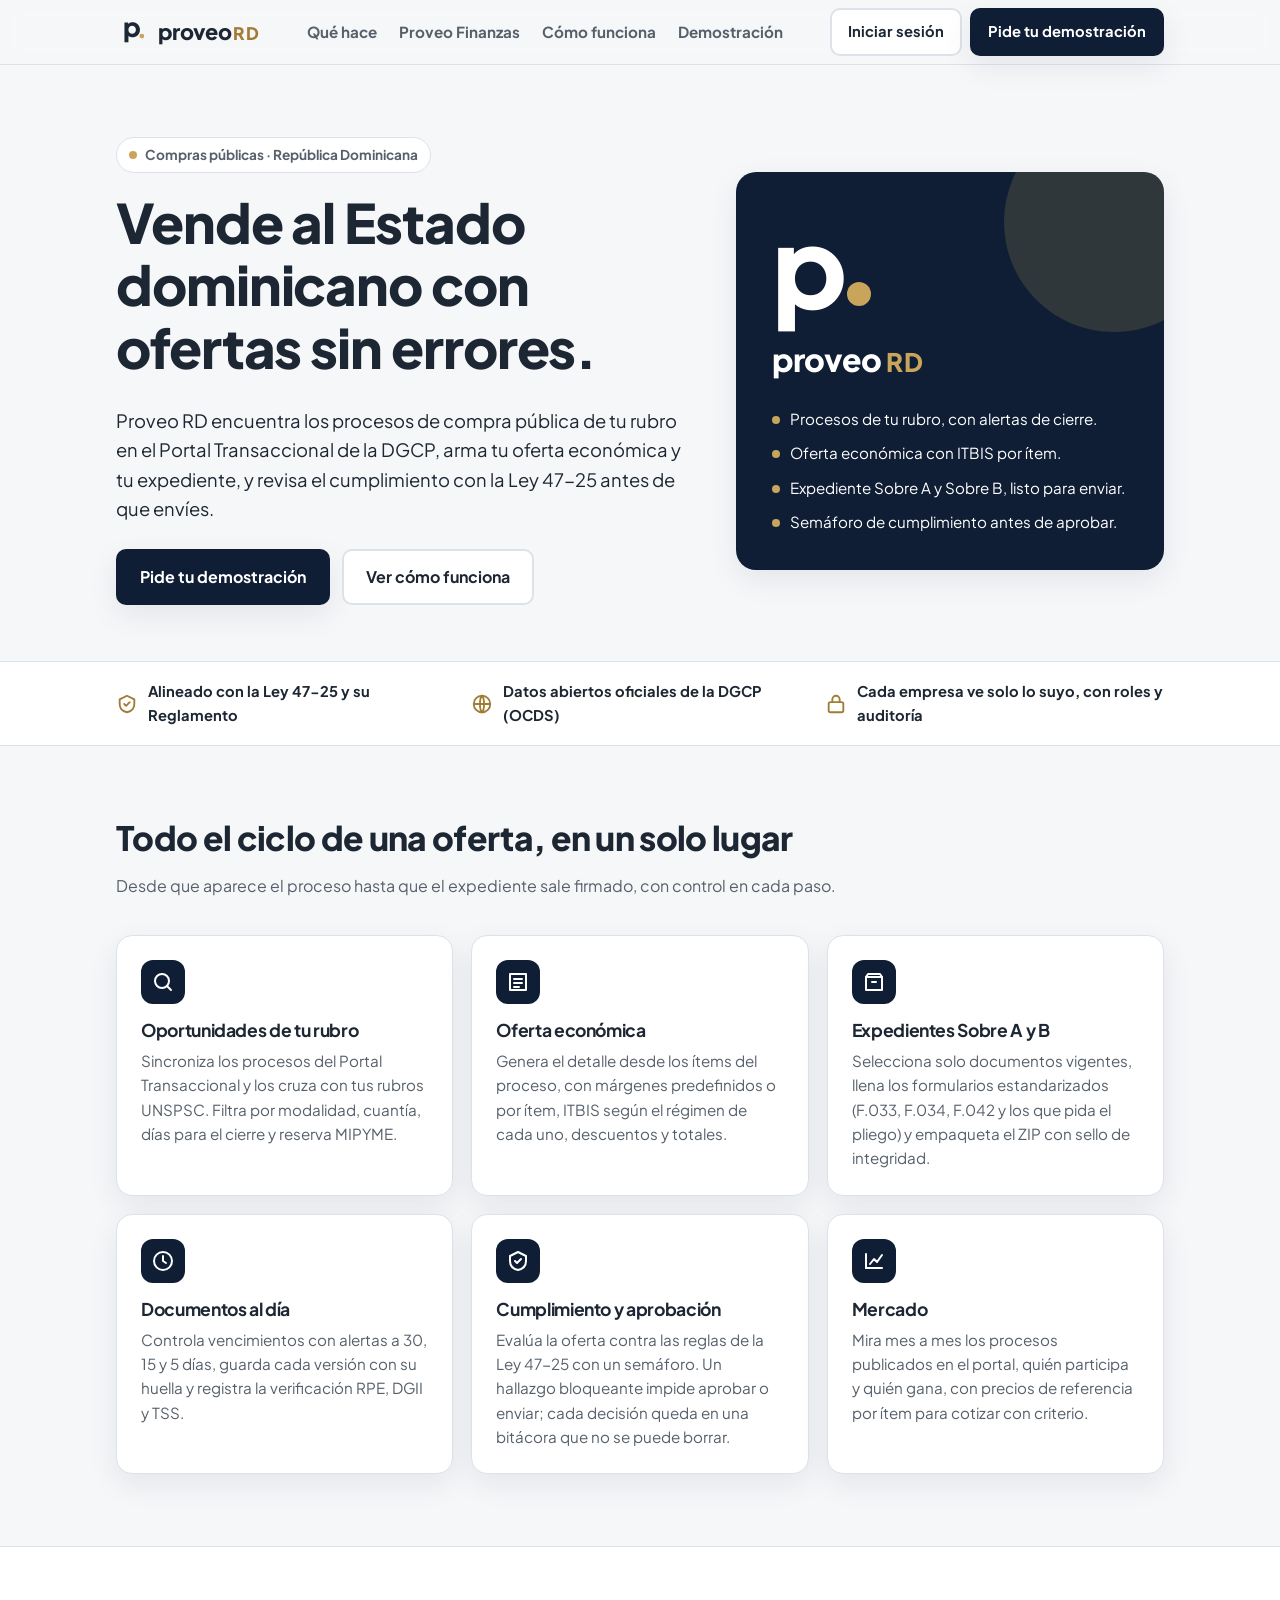
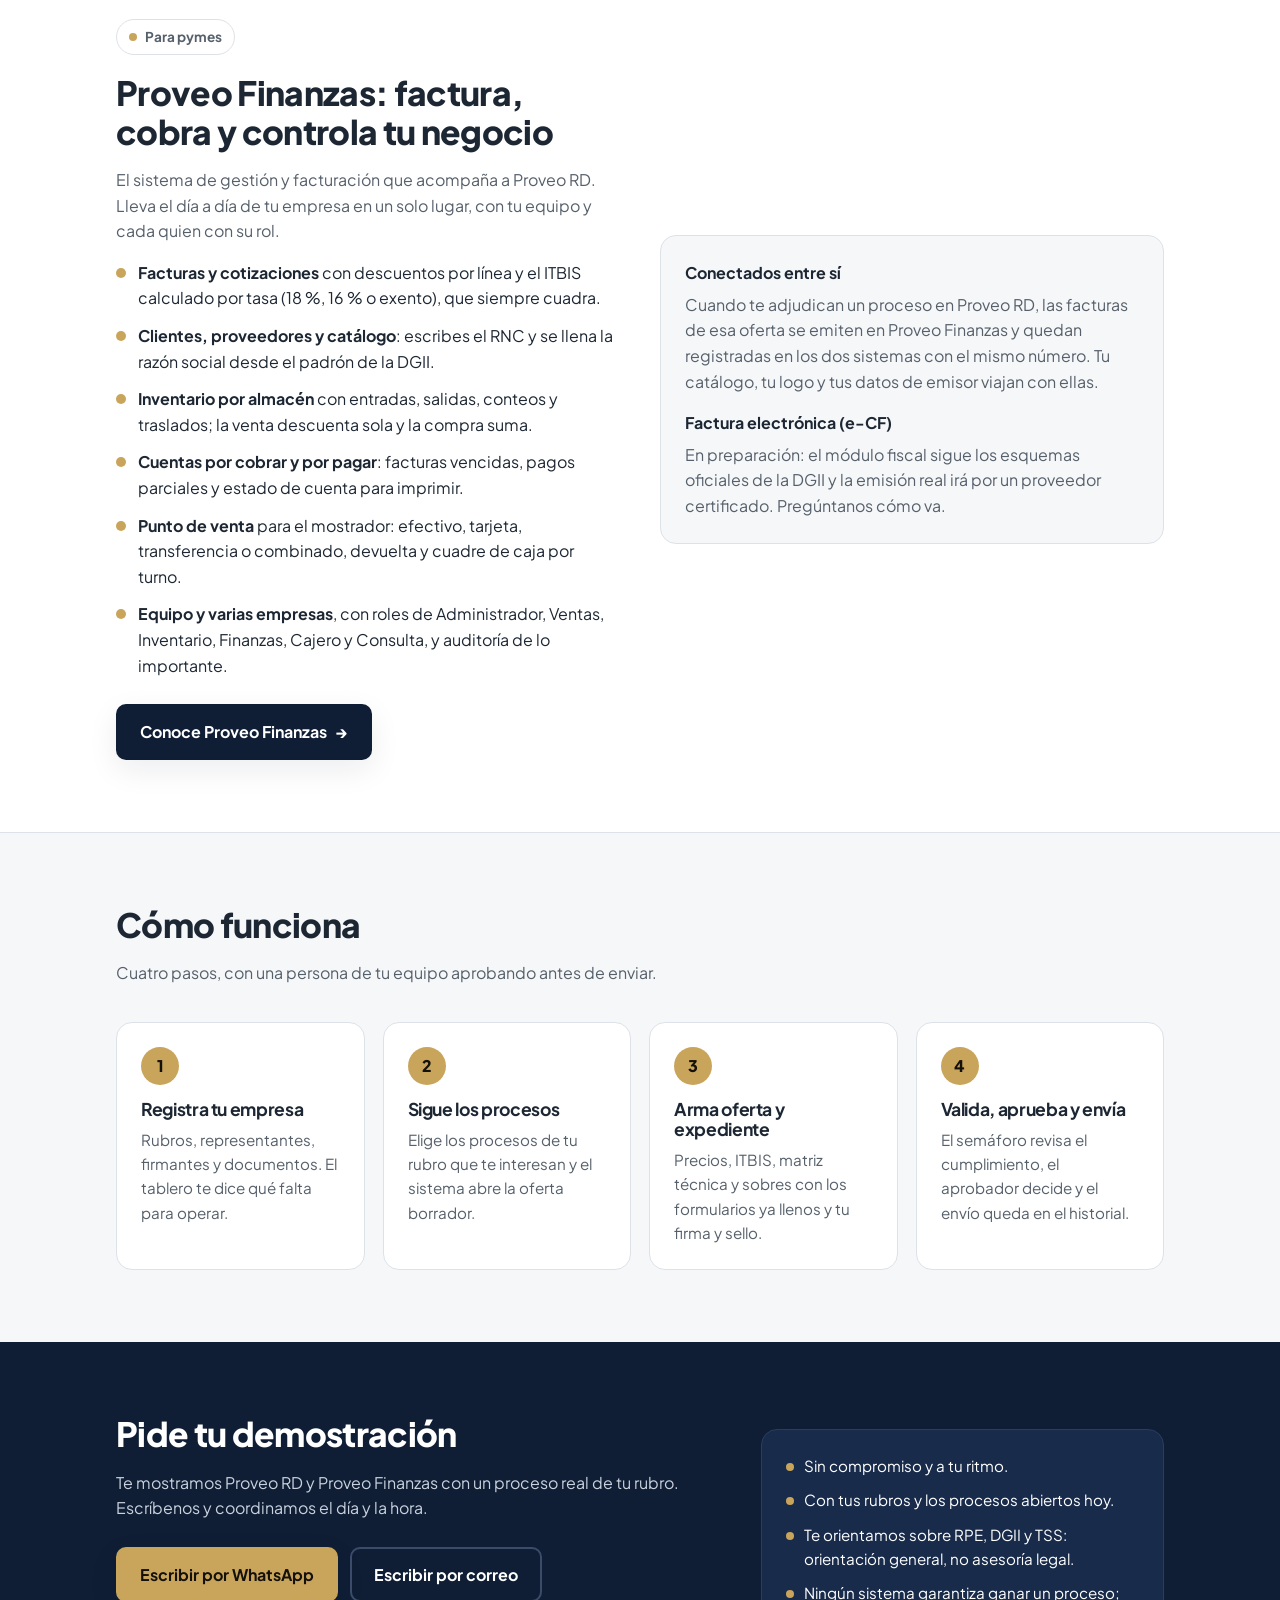
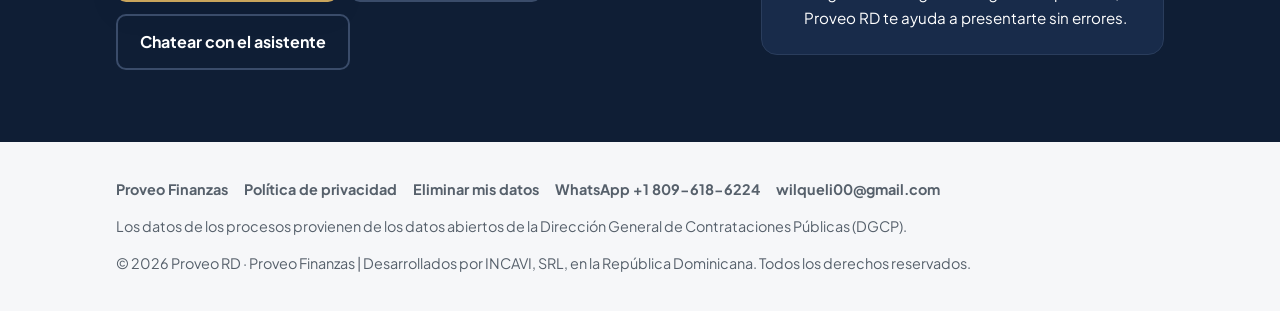
<file: index.html>
<!doctype html>
<html lang="es">
<head>
<meta charset="utf-8">
<meta name="viewport" content="width=device-width, initial-scale=1">
<title>Proveo RD · Vende al Estado dominicano</title>
<meta name="description" content="Proveo RD encuentra los procesos de compra pública de tu rubro en el Portal Transaccional de la DGCP, arma tu oferta y tu expediente y revisa el cumplimiento con la Ley 47-25 antes de enviar. Proveo Finanzas: facturación para pymes.">
<meta property="og:title" content="Proveo RD · Licitaciones">
<meta property="og:description" content="Vende al Estado dominicano. Procesos de tu rubro y ofertas sin errores. Proveo Finanzas: facturación para pymes.">
<meta property="og:type" content="website">
<meta property="og:image" content="perfil.png">
<meta name="theme-color" content="#0F1E35">
<link rel="icon" href="favicon.svg" type="image/svg+xml">
<link rel="apple-touch-icon" href="perfil.png">
<link rel="preconnect" href="https://fonts.googleapis.com">
<link rel="preconnect" href="https://fonts.gstatic.com" crossorigin>
<link href="https://fonts.googleapis.com/css2?family=Plus+Jakarta+Sans:wght@500;700;800&display=swap" rel="stylesheet">
<link rel="stylesheet" href="estilos.css">
</head>
<body>

<header>
  <div class="contenedor barra">
    <a class="logo" href="#inicio" aria-label="Proveo RD, inicio">
      <svg viewBox="0 0 100 100" width="34" height="34" aria-hidden="true"><text x="45" y="66" text-anchor="middle" font-family="Plus Jakarta Sans, system-ui, sans-serif" font-weight="800" font-size="78" fill="currentColor" letter-spacing="-3">p</text><circle cx="76" cy="62" r="7" fill="#C9A55C"/></svg>
      <span>proveo<span class="rd">RD</span></span>
    </a>
    <nav aria-label="Secciones">
      <ul>
        <li><a href="#que-hace">Qué hace</a></li>
        <li><a href="finanzas.html">Proveo Finanzas</a></li>
        <li><a href="#como-funciona">Cómo funciona</a></li>
        <li><a href="#demostracion">Demostración</a></li>
      </ul>
    </nav>
    <div class="botones">
      <a class="boton secundario chico" href="entrar.html">Iniciar sesión</a>
      <a class="boton primario chico demo-cab" href="#demostracion">Pide tu demostración</a>
    </div>
  </div>
</header>

<main id="inicio">

  <section class="portada">
    <div class="contenedor">
      <div>
        <span class="etiqueta"><span class="punto"></span> Compras públicas · República Dominicana</span>
        <h1>Vende al Estado dominicano con ofertas sin errores.</h1>
        <p class="grande">Proveo RD encuentra los procesos de compra pública de tu rubro en el Portal Transaccional de la DGCP, arma tu oferta económica y tu expediente, y revisa el cumplimiento con la Ley 47-25 antes de que envíes.</p>
        <div class="acciones">
          <a class="boton primario" href="#demostracion">Pide tu demostración</a>
          <a class="boton secundario" href="#como-funciona">Ver cómo funciona</a>
        </div>
      </div>
      <aside class="tarjeta-marca" aria-label="Resumen de Proveo RD">
        <div class="p">p<i></i></div>
        <div class="nombre">proveo<span>RD</span></div>
        <ul>
          <li>Procesos de tu rubro, con alertas de cierre.</li>
          <li>Oferta económica con ITBIS por ítem.</li>
          <li>Expediente Sobre A y Sobre B, listo para enviar.</li>
          <li>Semáforo de cumplimiento antes de aprobar.</li>
        </ul>
      </aside>
    </div>
  </section>

  <div class="franja" aria-label="Garantías del sistema">
    <div class="contenedor">
      <div><svg viewBox="0 0 24 24" aria-hidden="true"><path d="M12 3l8 4v5c0 5-3.5 8-8 9-4.5-1-8-4-8-9V7z"/><path d="M9 12l2 2 4-4"/></svg>Alineado con la Ley 47-25 y su Reglamento</div>
      <div><svg viewBox="0 0 24 24" aria-hidden="true"><circle cx="12" cy="12" r="9"/><path d="M3 12h18M12 3c3 3 3 15 0 18M12 3c-3 3-3 15 0 18"/></svg>Datos abiertos oficiales de la DGCP (OCDS)</div>
      <div><svg viewBox="0 0 24 24" aria-hidden="true"><rect x="4" y="10" width="16" height="11" rx="2"/><path d="M8 10V7a4 4 0 018 0v3"/></svg>Cada empresa ve solo lo suyo, con roles y auditoría</div>
    </div>
  </div>

  <section id="que-hace">
    <div class="contenedor">
      <div class="cabecera">
        <h2>Todo el ciclo de una oferta, en un solo lugar</h2>
        <p class="suave">Desde que aparece el proceso hasta que el expediente sale firmado, con control en cada paso.</p>
      </div>
      <div class="rejilla">
        <article class="tarjeta">
          <div class="icono"><svg viewBox="0 0 24 24" aria-hidden="true"><circle cx="11" cy="11" r="7"/><path d="M20 20l-4-4"/></svg></div>
          <h3>Oportunidades de tu rubro</h3>
          <p>Sincroniza los procesos del Portal Transaccional y los cruza con tus rubros UNSPSC. Filtra por modalidad, cuantía, días para el cierre y reserva MIPYME.</p>
        </article>
        <article class="tarjeta">
          <div class="icono"><svg viewBox="0 0 24 24" aria-hidden="true"><path d="M4 4h16v16H4z"/><path d="M8 9h8M8 13h8M8 17h5"/></svg></div>
          <h3>Oferta económica</h3>
          <p>Genera el detalle desde los ítems del proceso, con márgenes predefinidos o por ítem, ITBIS según el régimen de cada uno, descuentos y totales.</p>
        </article>
        <article class="tarjeta">
          <div class="icono"><svg viewBox="0 0 24 24" aria-hidden="true"><path d="M4 7h16v13H4z"/><path d="M4 7l2-3h12l2 3"/><path d="M10 12h4"/></svg></div>
          <h3>Expedientes Sobre A y B</h3>
          <p>Selecciona solo documentos vigentes, llena los formularios estandarizados (F.033, F.034, F.042 y los que pida el pliego) y empaqueta el ZIP con sello de integridad.</p>
        </article>
        <article class="tarjeta">
          <div class="icono"><svg viewBox="0 0 24 24" aria-hidden="true"><circle cx="12" cy="12" r="9"/><path d="M12 7v5l3 2"/></svg></div>
          <h3>Documentos al día</h3>
          <p>Controla vencimientos con alertas a 30, 15 y 5 días, guarda cada versión con su huella y registra la verificación RPE, DGII y TSS.</p>
        </article>
        <article class="tarjeta">
          <div class="icono"><svg viewBox="0 0 24 24" aria-hidden="true"><path d="M12 3l8 4v5c0 5-3.5 8-8 9-4.5-1-8-4-8-9V7z"/><path d="M9 12l2 2 4-4"/></svg></div>
          <h3>Cumplimiento y aprobación</h3>
          <p>Evalúa la oferta contra las reglas de la Ley 47-25 con un semáforo. Un hallazgo bloqueante impide aprobar o enviar; cada decisión queda en una bitácora que no se puede borrar.</p>
        </article>
        <article class="tarjeta">
          <div class="icono"><svg viewBox="0 0 24 24" aria-hidden="true"><path d="M4 19V5"/><path d="M4 19h16"/><path d="M8 15l4-5 3 3 5-7"/></svg></div>
          <h3>Mercado</h3>
          <p>Mira mes a mes los procesos publicados en el portal, quién participa y quién gana, con precios de referencia por ítem para cotizar con criterio.</p>
        </article>
      </div>
    </div>
  </section>

  <section id="finanzas" class="doble">
    <div class="contenedor">
      <div>
        <span class="etiqueta"><span class="punto"></span> Para pymes</span>
        <h2>Proveo Finanzas: factura, cobra y controla tu negocio</h2>
        <p class="suave">El sistema de gestión y facturación que acompaña a Proveo RD. Lleva el día a día de tu empresa en un solo lugar, con tu equipo y cada quien con su rol.</p>
        <ul class="lista">
          <li><span><strong>Facturas y cotizaciones</strong> con descuentos por línea y el ITBIS calculado por tasa (18 %, 16 % o exento), que siempre cuadra.</span></li>
          <li><span><strong>Clientes, proveedores y catálogo</strong>: escribes el RNC y se llena la razón social desde el padrón de la DGII.</span></li>
          <li><span><strong>Inventario por almacén</strong> con entradas, salidas, conteos y traslados; la venta descuenta sola y la compra suma.</span></li>
          <li><span><strong>Cuentas por cobrar y por pagar</strong>: facturas vencidas, pagos parciales y estado de cuenta para imprimir.</span></li>
          <li><span><strong>Punto de venta</strong> para el mostrador: efectivo, tarjeta, transferencia o combinado, devuelta y cuadre de caja por turno.</span></li>
          <li><span><strong>Equipo y varias empresas</strong>, con roles de Administrador, Ventas, Inventario, Finanzas, Cajero y Consulta, y auditoría de lo importante.</span></li>
        </ul>
        <div class="acciones">
          <a class="boton primario flecha" href="finanzas.html">Conoce Proveo Finanzas</a>
        </div>
      </div>
      <div class="nota">
        <strong>Conectados entre sí</strong>
        <p class="suave">Cuando te adjudican un proceso en Proveo RD, las facturas de esa oferta se emiten en Proveo Finanzas y quedan registradas en los dos sistemas con el mismo número. Tu catálogo, tu logo y tus datos de emisor viajan con ellas.</p>
        <strong>Factura electrónica (e-CF)</strong>
        <p class="suave">En preparación: el módulo fiscal sigue los esquemas oficiales de la DGII y la emisión real irá por un proveedor certificado. Pregúntanos cómo va.</p>
      </div>
    </div>
  </section>

  <section id="como-funciona">
    <div class="contenedor">
      <div class="cabecera">
        <h2>Cómo funciona</h2>
        <p class="suave">Cuatro pasos, con una persona de tu equipo aprobando antes de enviar.</p>
      </div>
      <div class="pasos">
        <article class="paso"><h3>Registra tu empresa</h3><p>Rubros, representantes, firmantes y documentos. El tablero te dice qué falta para operar.</p></article>
        <article class="paso"><h3>Sigue los procesos</h3><p>Elige los procesos de tu rubro que te interesan y el sistema abre la oferta borrador.</p></article>
        <article class="paso"><h3>Arma oferta y expediente</h3><p>Precios, ITBIS, matriz técnica y sobres con los formularios ya llenos y tu firma y sello.</p></article>
        <article class="paso"><h3>Valida, aprueba y envía</h3><p>El semáforo revisa el cumplimiento, el aprobador decide y el envío queda en el historial.</p></article>
      </div>
    </div>
  </section>

  <section id="demostracion" class="demo">
    <div class="contenedor">
      <div>
        <h2>Pide tu demostración</h2>
        <p>Te mostramos Proveo RD y Proveo Finanzas con un proceso real de tu rubro. Escríbenos y coordinamos el día y la hora.</p>
        <div class="acciones">
          <a class="boton primario" href="https://wa.me/18096186224?text=Hola%2C%20quiero%20una%20demostraci%C3%B3n%20de%20Proveo%20RD." rel="noopener">Escribir por WhatsApp</a>
          <a class="boton secundario" href="mailto:wilqueli00@gmail.com?subject=Demostraci%C3%B3n%20de%20Proveo%20RD&body=Hola%2C%20quiero%20una%20demostraci%C3%B3n%20de%20Proveo%20RD.%0AEmpresa%3A%20%0AQu%C3%A9%20vendo%3A%20%0AWhatsApp%3A%20">Escribir por correo</a>
          <a class="boton secundario" href="https://hub-redes.licita-nexo.workers.dev/chat/proveo" rel="noopener">Chatear con el asistente</a>
        </div>
      </div>
      <div class="caja">
        <ul>
          <li>Sin compromiso y a tu ritmo.</li>
          <li>Con tus rubros y los procesos abiertos hoy.</li>
          <li>Te orientamos sobre RPE, DGII y TSS: orientación general, no asesoría legal.</li>
          <li>Ningún sistema garantiza ganar un proceso; Proveo RD te ayuda a presentarte sin errores.</li>
        </ul>
      </div>
    </div>
  </section>

</main>

<footer>
  <div class="contenedor">
    <div class="enlaces">
      <a href="finanzas.html">Proveo Finanzas</a>
      <a href="https://hub-redes.licita-nexo.workers.dev/privacidad" rel="noopener">Política de privacidad</a>
      <a href="https://hub-redes.licita-nexo.workers.dev/eliminar-datos" rel="noopener">Eliminar mis datos</a>
      <a href="https://wa.me/18096186224" rel="noopener">WhatsApp +1 809-618-6224</a>
      <a href="mailto:wilqueli00@gmail.com">wilqueli00@gmail.com</a>
    </div>
    <p style="margin:0">Los datos de los procesos provienen de los datos abiertos de la Dirección General de Contrataciones Públicas (DGCP).</p>
    <p style="margin:0">© 2026 Proveo RD · Proveo Finanzas | Desarrollados por INCAVI, SRL, en la República Dominicana. Todos los derechos reservados.</p>
  </div>
</footer>

</body>
</html>
</file>
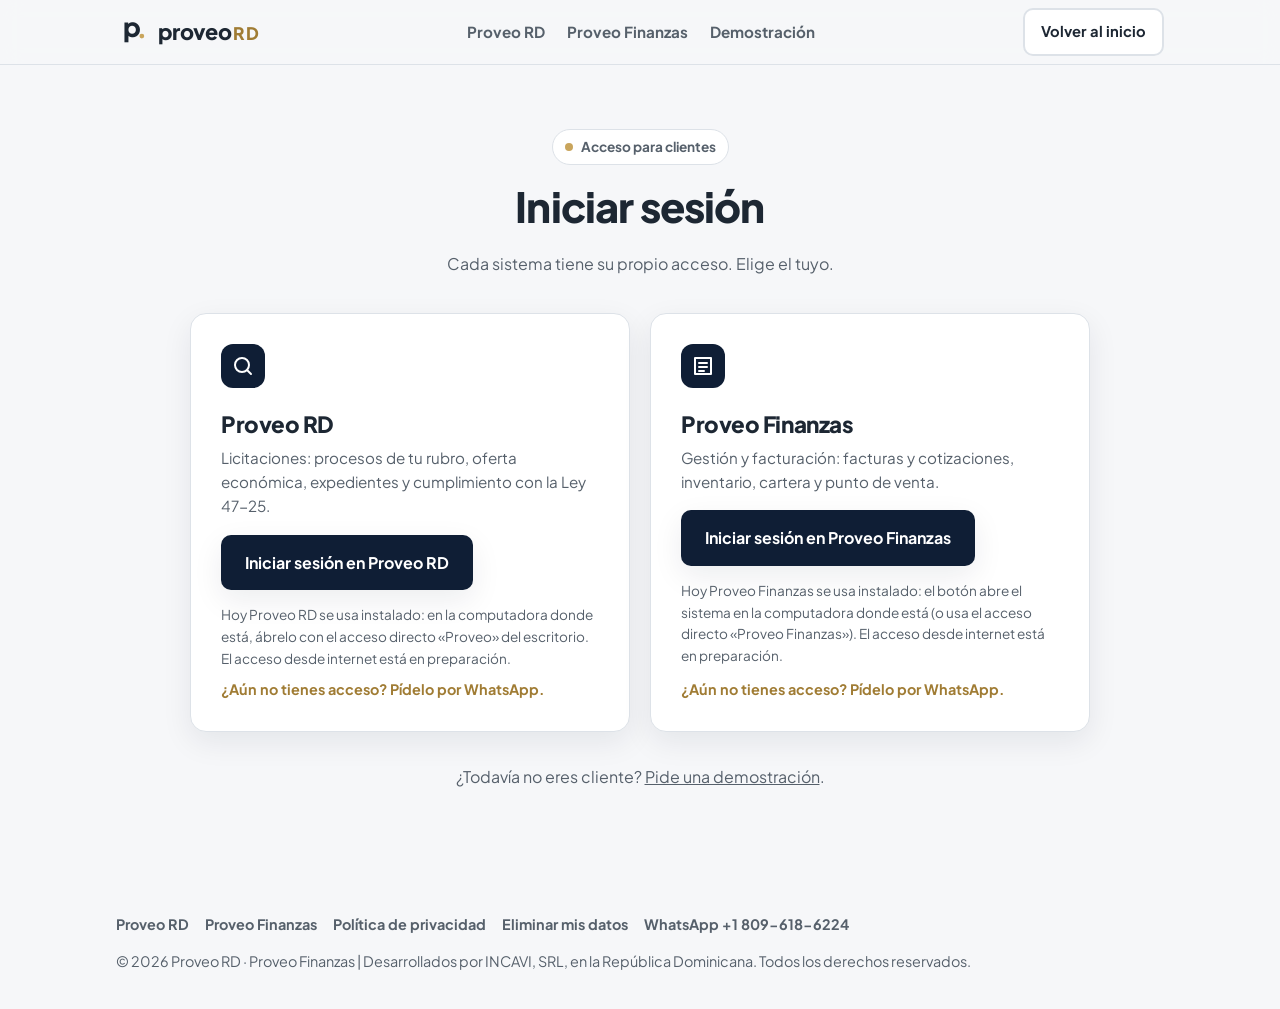
<file: entrar.html>
<!doctype html>
<html lang="es">
<head>
<meta charset="utf-8">
<meta name="viewport" content="width=device-width, initial-scale=1">
<title>Iniciar sesión · Proveo RD y Proveo Finanzas</title>
<meta name="description" content="Entra a Proveo RD o a Proveo Finanzas. Cada sistema tiene su propio acceso.">
<meta name="robots" content="noindex">
<meta name="theme-color" content="#0F1E35">
<link rel="icon" href="favicon.svg" type="image/svg+xml">
<link rel="apple-touch-icon" href="perfil.png">
<link rel="preconnect" href="https://fonts.googleapis.com">
<link rel="preconnect" href="https://fonts.gstatic.com" crossorigin>
<link href="https://fonts.googleapis.com/css2?family=Plus+Jakarta+Sans:wght@500;700;800&display=swap" rel="stylesheet">
<link rel="stylesheet" href="estilos.css">
</head>
<body>

<header>
  <div class="contenedor barra">
    <a class="logo" href="index.html" aria-label="Proveo RD, inicio">
      <svg viewBox="0 0 100 100" width="34" height="34" aria-hidden="true"><text x="45" y="66" text-anchor="middle" font-family="Plus Jakarta Sans, system-ui, sans-serif" font-weight="800" font-size="78" fill="currentColor" letter-spacing="-3">p</text><circle cx="76" cy="62" r="7" fill="#C9A55C"/></svg>
      <span>proveo<span class="rd">RD</span></span>
    </a>
    <nav aria-label="Secciones">
      <ul>
        <li><a href="index.html">Proveo RD</a></li>
        <li><a href="finanzas.html">Proveo Finanzas</a></li>
        <li><a href="index.html#demostracion">Demostración</a></li>
      </ul>
    </nav>
    <a class="boton secundario chico" href="index.html">Volver al inicio</a>
  </div>
</header>

<main>
  <section class="acceso">
    <div class="contenedor">
      <div class="cabecera" style="text-align:center;margin:0 auto 36px">
        <span class="etiqueta"><span class="punto"></span> Acceso para clientes</span>
        <h1 style="font-size:clamp(1.8rem,4vw,2.6rem)">Iniciar sesión</h1>
        <p class="suave">Cada sistema tiene su propio acceso. Elige el tuyo.</p>
      </div>

      <div class="acceso-rejilla">
        <!-- Para cambiar el destino de cada botón, edita solo el href de los enlaces con id "entrar-proveo" y "entrar-finanzas". -->
        <article class="tarjeta acceso-tarjeta">
          <div class="icono"><svg viewBox="0 0 24 24" aria-hidden="true"><circle cx="11" cy="11" r="7"/><path d="M20 20l-4-4"/></svg></div>
          <h2>Proveo RD</h2>
          <p class="suave">Licitaciones: procesos de tu rubro, oferta económica, expedientes y cumplimiento con la Ley 47-25.</p>
          <a id="entrar-proveo" class="boton primario" href="http://localhost:5173/" rel="noopener">Iniciar sesión en Proveo RD</a>
          <p class="suave pie-acceso">Hoy Proveo RD se usa instalado: en la computadora donde está, ábrelo con el acceso directo «Proveo» del escritorio. El acceso desde internet está en preparación.</p>
          <a class="enlace-suave" href="https://wa.me/18096186224?text=Hola%2C%20quiero%20acceso%20a%20Proveo%20RD." rel="noopener">¿Aún no tienes acceso? Pídelo por WhatsApp.</a>
        </article>

        <article class="tarjeta acceso-tarjeta">
          <div class="icono"><svg viewBox="0 0 24 24" aria-hidden="true"><path d="M4 4h16v16H4z"/><path d="M8 9h8M8 13h8M8 17h5"/></svg></div>
          <h2>Proveo Finanzas</h2>
          <p class="suave">Gestión y facturación: facturas y cotizaciones, inventario, cartera y punto de venta.</p>
          <a id="entrar-finanzas" class="boton primario" href="http://127.0.0.1:8787/" rel="noopener">Iniciar sesión en Proveo Finanzas</a>
          <p class="suave pie-acceso">Hoy Proveo Finanzas se usa instalado: el botón abre el sistema en la computadora donde está (o usa el acceso directo «Proveo Finanzas»). El acceso desde internet está en preparación.</p>
          <a class="enlace-suave" href="https://wa.me/18096186224?text=Hola%2C%20quiero%20acceso%20a%20Proveo%20Finanzas." rel="noopener">¿Aún no tienes acceso? Pídelo por WhatsApp.</a>
        </article>
      </div>

      <p class="suave" style="text-align:center;margin-top:32px">¿Todavía no eres cliente? <a href="index.html#demostracion">Pide una demostración</a>.</p>
    </div>
  </section>
</main>

<footer>
  <div class="contenedor">
    <div class="enlaces">
      <a href="index.html">Proveo RD</a>
      <a href="finanzas.html">Proveo Finanzas</a>
      <a href="https://hub-redes.licita-nexo.workers.dev/privacidad" rel="noopener">Política de privacidad</a>
      <a href="https://hub-redes.licita-nexo.workers.dev/eliminar-datos" rel="noopener">Eliminar mis datos</a>
      <a href="https://wa.me/18096186224" rel="noopener">WhatsApp +1 809-618-6224</a>
    </div>
    <p style="margin:0">© 2026 Proveo RD · Proveo Finanzas | Desarrollados por INCAVI, SRL, en la República Dominicana. Todos los derechos reservados.</p>
  </div>
</footer>

</body>
</html>
</file>
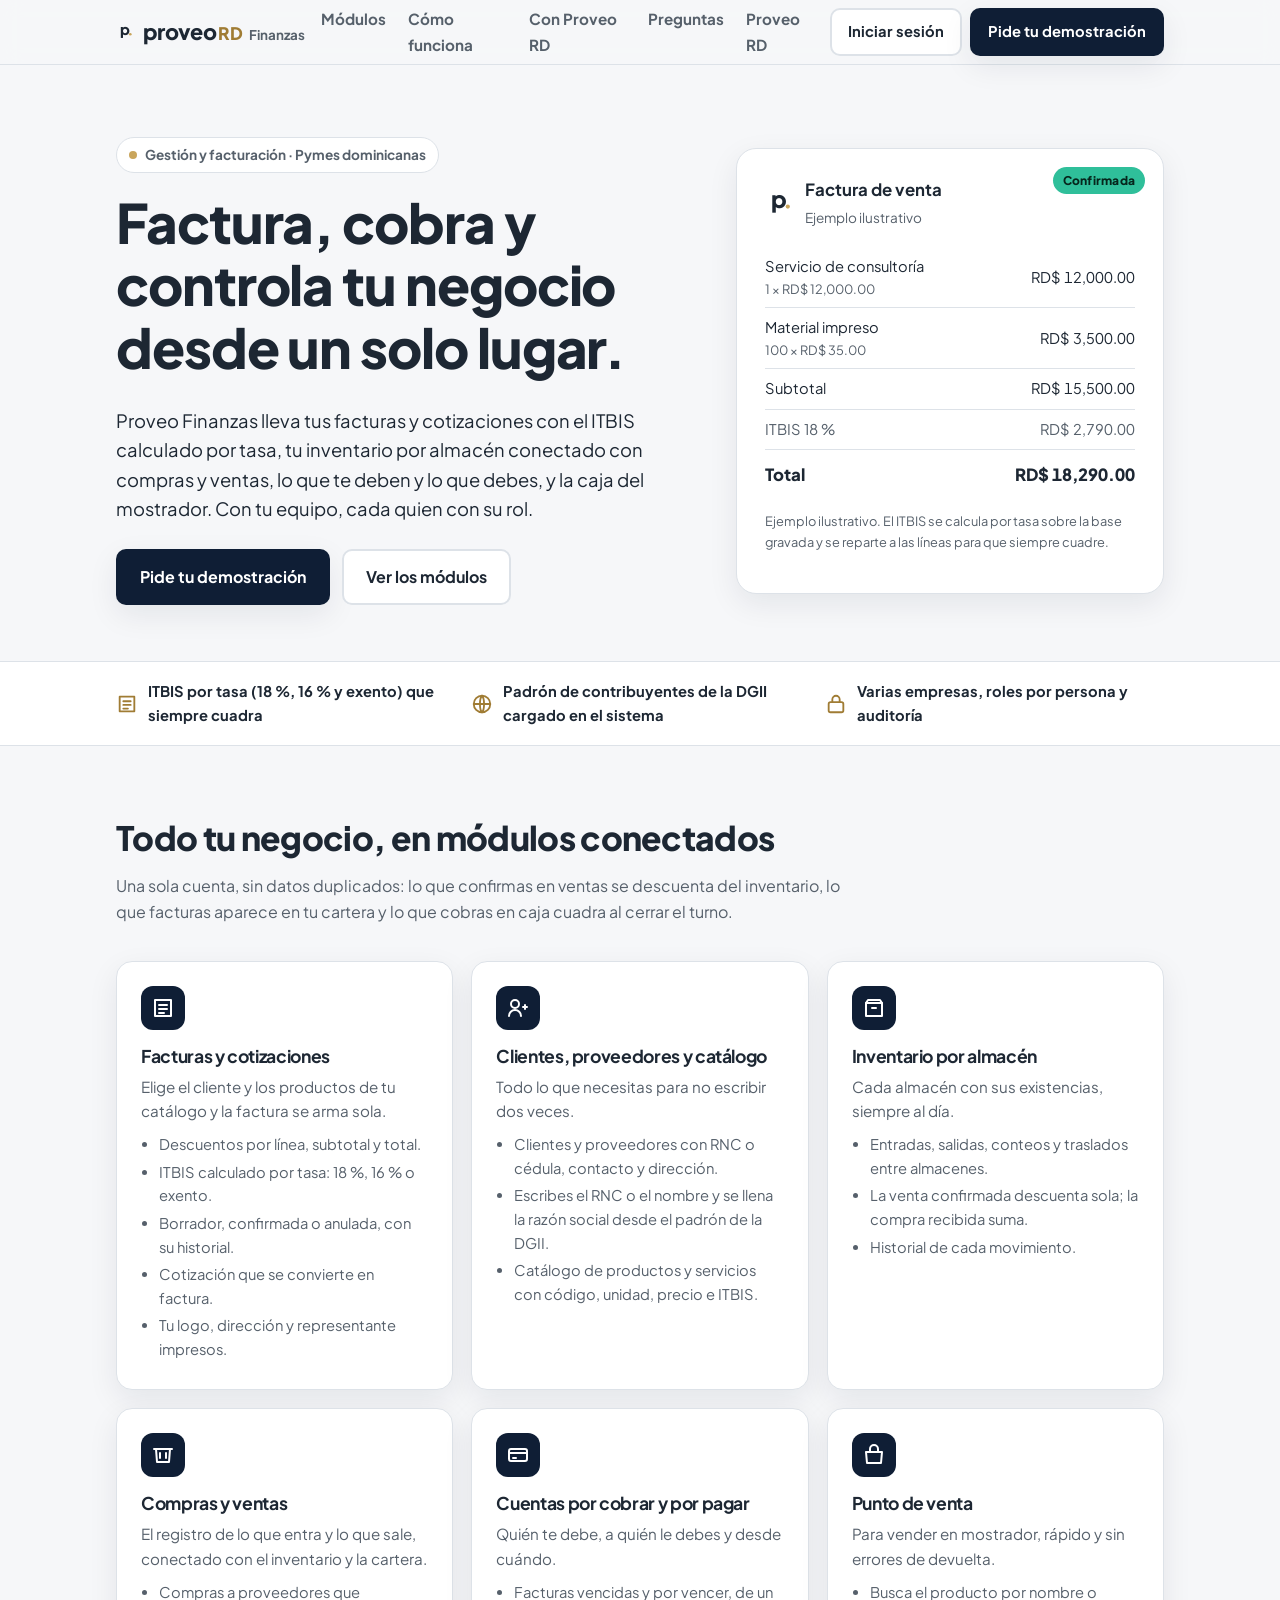
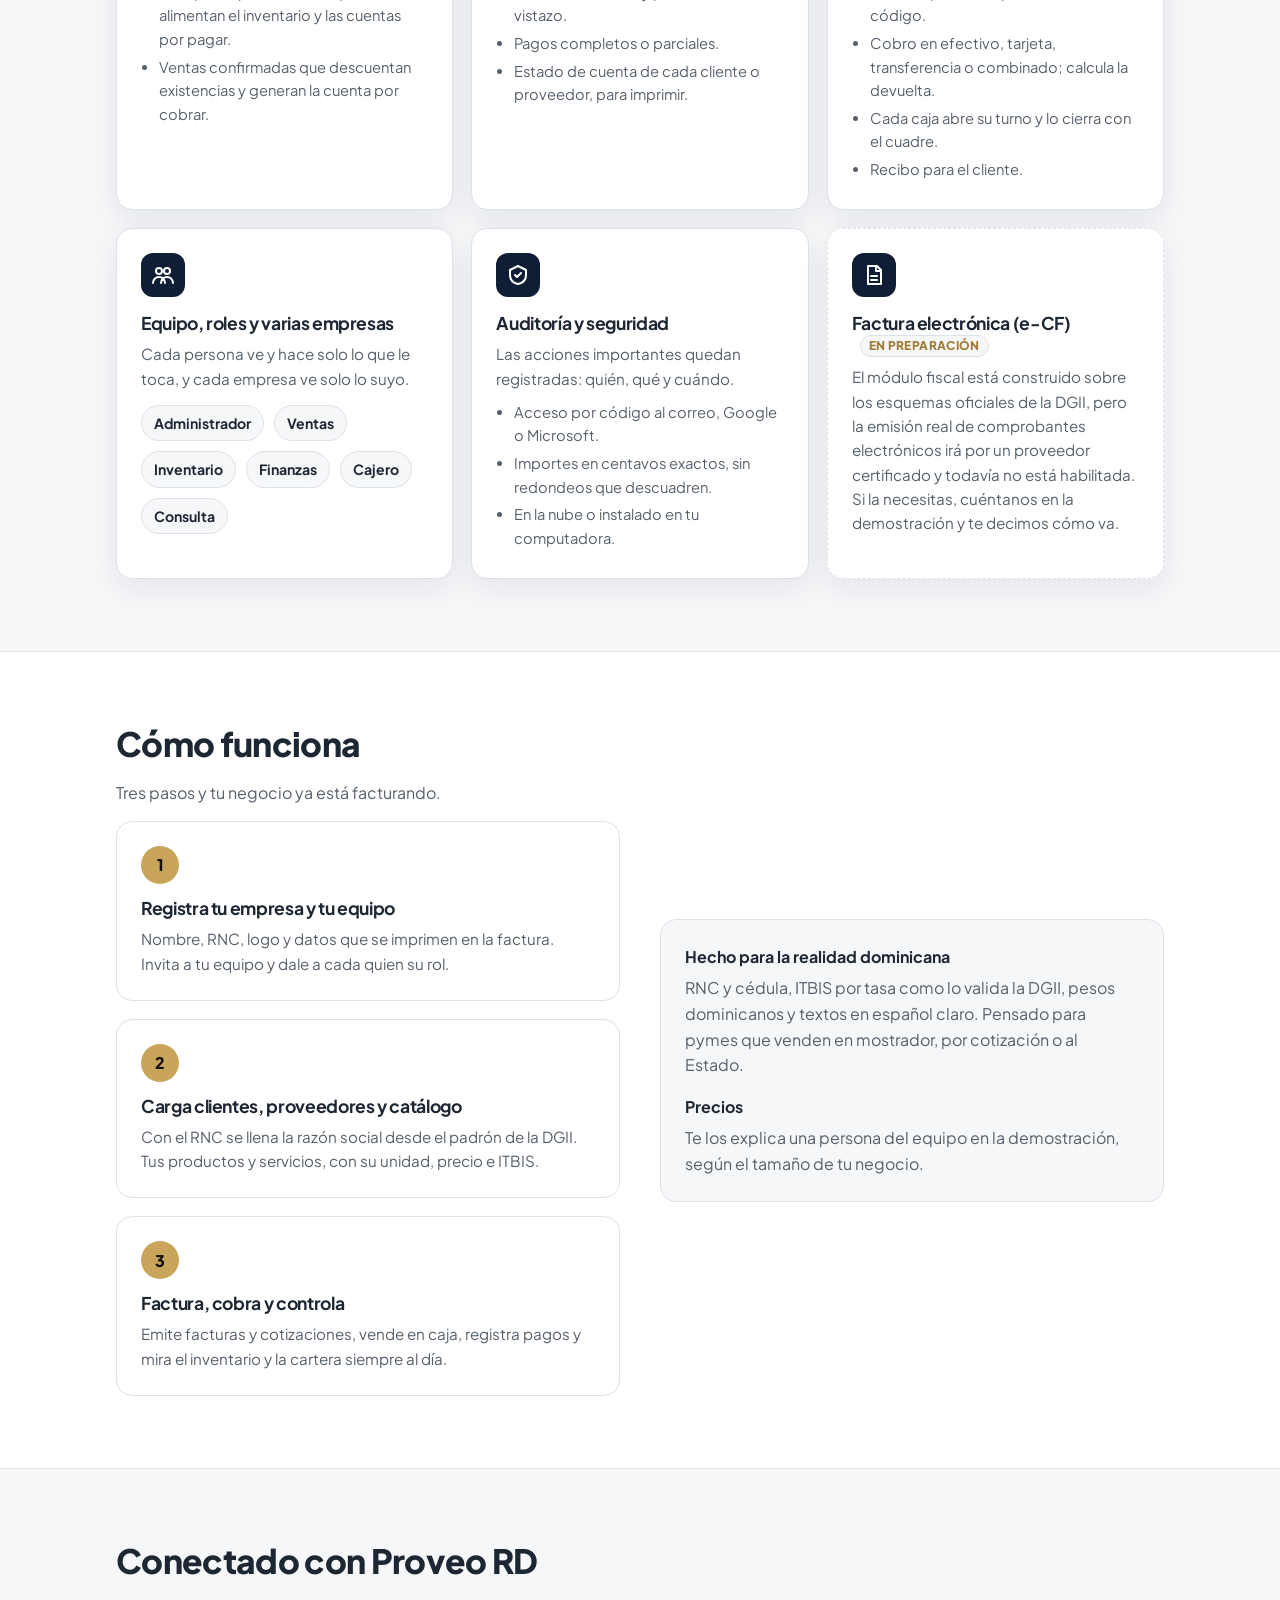
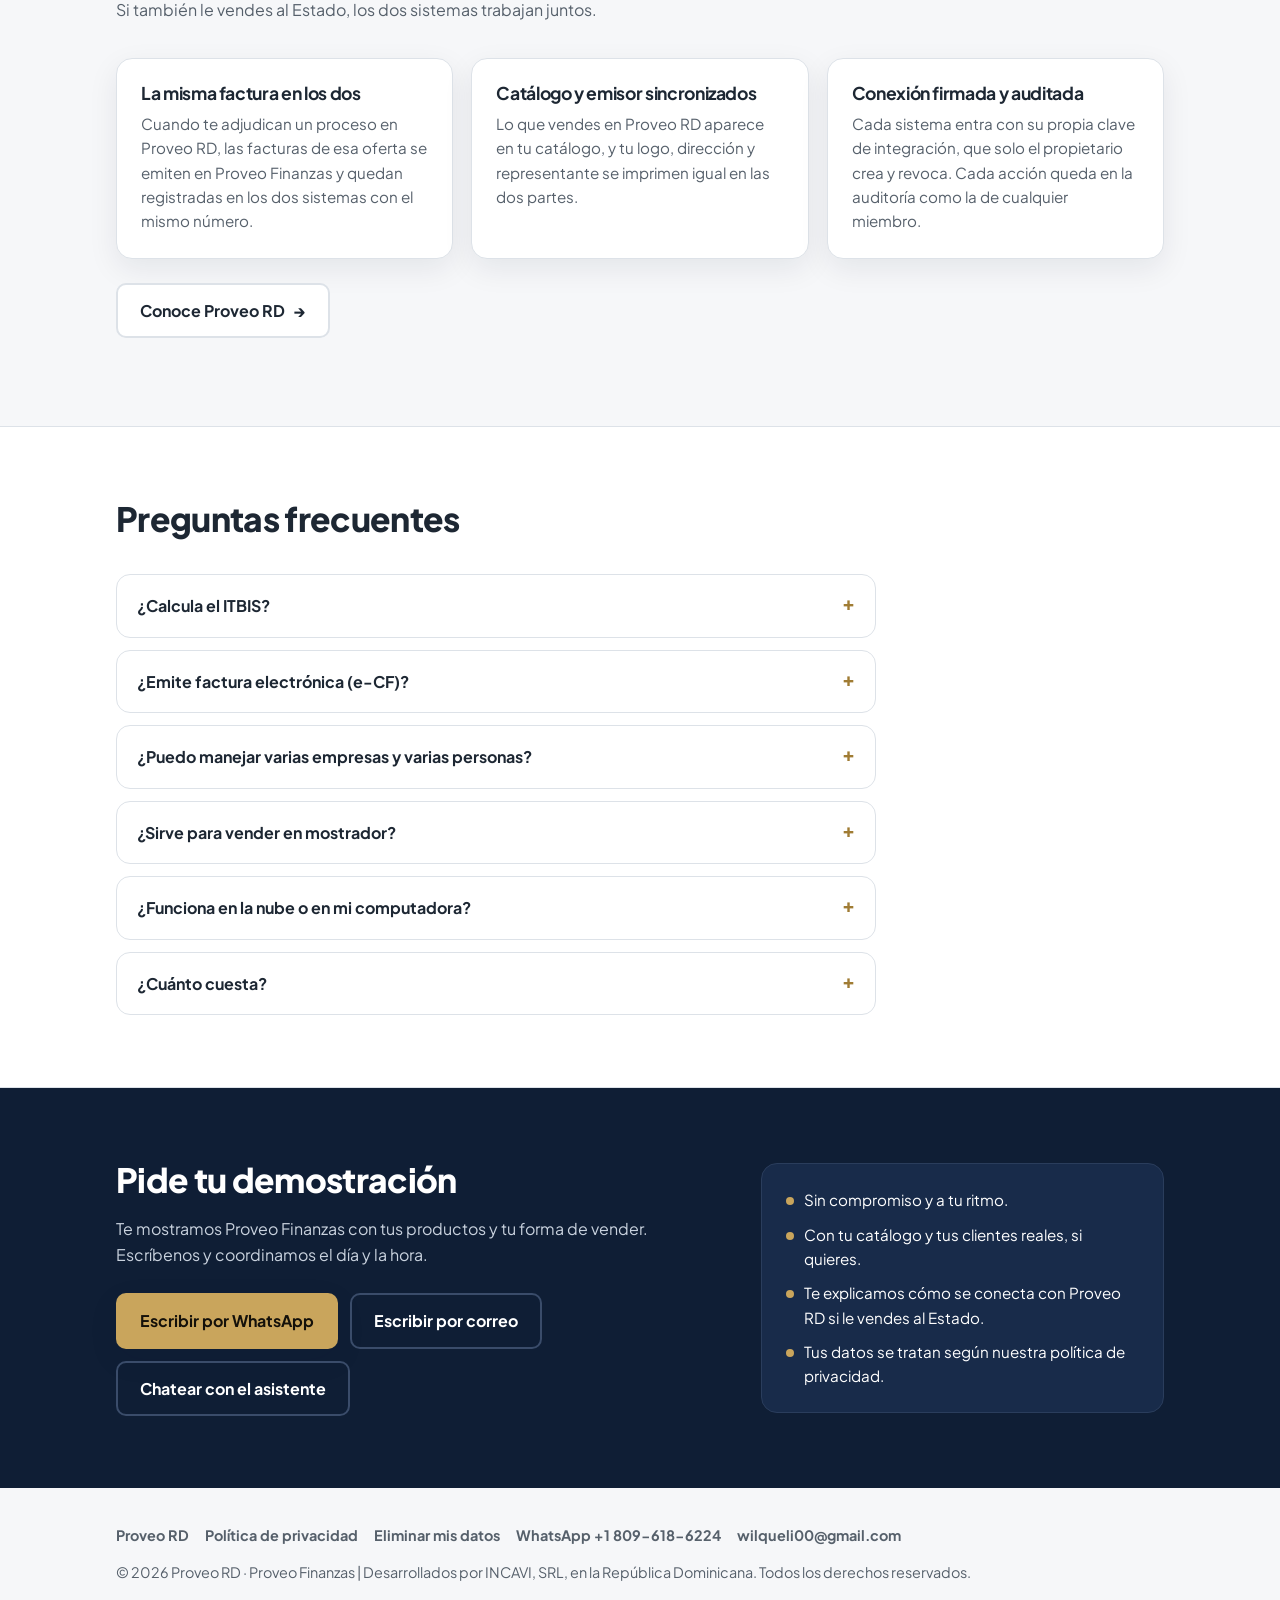
<file: finanzas.html>
<!doctype html>
<html lang="es">
<head>
<meta charset="utf-8">
<meta name="viewport" content="width=device-width, initial-scale=1">
<title>Proveo Finanzas · Facturación y gestión para pymes</title>
<meta name="description" content="Proveo Finanzas: facturas y cotizaciones con el ITBIS calculado por tasa, inventario por almacén, compras y ventas, cuentas por cobrar y por pagar, punto de venta, equipo con roles y auditoría. Para pymes de República Dominicana.">
<meta property="og:title" content="Proveo Finanzas · Facturación y gestión para pymes">
<meta property="og:description" content="Facturas, cotizaciones, inventario, cartera y punto de venta en un solo lugar. Conectado con Proveo RD.">
<meta property="og:type" content="website">
<meta property="og:image" content="perfil.png">
<meta name="theme-color" content="#0F1E35">
<link rel="icon" href="favicon.svg" type="image/svg+xml">
<link rel="apple-touch-icon" href="perfil.png">
<link rel="preconnect" href="https://fonts.googleapis.com">
<link rel="preconnect" href="https://fonts.gstatic.com" crossorigin>
<link href="https://fonts.googleapis.com/css2?family=Plus+Jakarta+Sans:wght@500;700;800&display=swap" rel="stylesheet">
<link rel="stylesheet" href="estilos.css">
</head>
<body>

<header>
  <div class="contenedor barra">
    <a class="logo" href="index.html" aria-label="Proveo RD, inicio">
      <svg viewBox="0 0 100 100" width="34" height="34" aria-hidden="true"><text x="45" y="66" text-anchor="middle" font-family="Plus Jakarta Sans, system-ui, sans-serif" font-weight="800" font-size="78" fill="currentColor" letter-spacing="-3">p</text><circle cx="76" cy="62" r="7" fill="#C9A55C"/></svg>
      <span>proveo<span class="rd">RD</span><span class="sub">Finanzas</span></span>
    </a>
    <nav aria-label="Secciones">
      <ul>
        <li><a href="#modulos">Módulos</a></li>
        <li><a href="#como-funciona">Cómo funciona</a></li>
        <li><a href="#conexion">Con Proveo RD</a></li>
        <li><a href="#preguntas">Preguntas</a></li>
        <li><a href="index.html">Proveo RD</a></li>
      </ul>
    </nav>
    <div class="botones">
      <a class="boton secundario chico" href="entrar.html">Iniciar sesión</a>
      <a class="boton primario chico demo-cab" href="#demostracion">Pide tu demostración</a>
    </div>
  </div>
</header>

<main>

  <section class="portada">
    <div class="contenedor">
      <div>
        <span class="etiqueta"><span class="punto"></span> Gestión y facturación · Pymes dominicanas</span>
        <h1>Factura, cobra y controla tu negocio desde un solo lugar.</h1>
        <p class="grande">Proveo Finanzas lleva tus facturas y cotizaciones con el ITBIS calculado por tasa, tu inventario por almacén conectado con compras y ventas, lo que te deben y lo que debes, y la caja del mostrador. Con tu equipo, cada quien con su rol.</p>
        <div class="acciones">
          <a class="boton primario" href="#demostracion">Pide tu demostración</a>
          <a class="boton secundario" href="#modulos">Ver los módulos</a>
        </div>
      </div>
      <aside class="factura" aria-label="Ejemplo de factura">
        <span class="cinta">Confirmada</span>
        <div class="cab">
          <svg viewBox="0 0 100 100" width="30" height="30" aria-hidden="true"><text x="45" y="66" text-anchor="middle" font-family="Plus Jakarta Sans, system-ui, sans-serif" font-weight="800" font-size="78" fill="currentColor" letter-spacing="-3">p</text><circle cx="76" cy="62" r="7" fill="#C9A55C"/></svg>
          <div><strong>Factura de venta</strong><br><span>Ejemplo ilustrativo</span></div>
        </div>
        <table>
          <tbody>
            <tr><td>Servicio de consultoría<small>1 × RD$ 12,000.00</small></td><td>RD$ 12,000.00</td></tr>
            <tr><td>Material impreso<small>100 × RD$ 35.00</small></td><td>RD$ 3,500.00</td></tr>
            <tr><td>Subtotal</td><td>RD$ 15,500.00</td></tr>
            <tr class="itbis"><td>ITBIS 18 %</td><td>RD$ 2,790.00</td></tr>
            <tr class="total"><td>Total</td><td>RD$ 18,290.00</td></tr>
          </tbody>
        </table>
        <p class="pie">Ejemplo ilustrativo. El ITBIS se calcula por tasa sobre la base gravada y se reparte a las líneas para que siempre cuadre.</p>
      </aside>
    </div>
  </section>

  <div class="franja" aria-label="Garantías del sistema">
    <div class="contenedor">
      <div><svg viewBox="0 0 24 24" aria-hidden="true"><path d="M4 4h16v16H4z"/><path d="M8 9h8M8 13h8M8 17h5"/></svg>ITBIS por tasa (18 %, 16 % y exento) que siempre cuadra</div>
      <div><svg viewBox="0 0 24 24" aria-hidden="true"><circle cx="12" cy="12" r="9"/><path d="M3 12h18M12 3c3 3 3 15 0 18M12 3c-3 3-3 15 0 18"/></svg>Padrón de contribuyentes de la DGII cargado en el sistema</div>
      <div><svg viewBox="0 0 24 24" aria-hidden="true"><rect x="4" y="10" width="16" height="11" rx="2"/><path d="M8 10V7a4 4 0 018 0v3"/></svg>Varias empresas, roles por persona y auditoría</div>
    </div>
  </div>

  <section id="modulos">
    <div class="contenedor">
      <div class="cabecera">
        <h2>Todo tu negocio, en módulos conectados</h2>
        <p class="suave">Una sola cuenta, sin datos duplicados: lo que confirmas en ventas se descuenta del inventario, lo que facturas aparece en tu cartera y lo que cobras en caja cuadra al cerrar el turno.</p>
      </div>
      <div class="rejilla">
        <article class="tarjeta">
          <div class="icono"><svg viewBox="0 0 24 24" aria-hidden="true"><path d="M4 4h16v16H4z"/><path d="M8 9h8M8 13h8M8 17h5"/></svg></div>
          <h3>Facturas y cotizaciones</h3>
          <p>Elige el cliente y los productos de tu catálogo y la factura se arma sola.</p>
          <ul>
            <li>Descuentos por línea, subtotal y total.</li>
            <li>ITBIS calculado por tasa: 18 %, 16 % o exento.</li>
            <li>Borrador, confirmada o anulada, con su historial.</li>
            <li>Cotización que se convierte en factura.</li>
            <li>Tu logo, dirección y representante impresos.</li>
          </ul>
        </article>
        <article class="tarjeta">
          <div class="icono"><svg viewBox="0 0 24 24" aria-hidden="true"><circle cx="9" cy="8" r="4"/><path d="M3 20a6 6 0 0112 0"/><path d="M17 11h4M19 9v4"/></svg></div>
          <h3>Clientes, proveedores y catálogo</h3>
          <p>Todo lo que necesitas para no escribir dos veces.</p>
          <ul>
            <li>Clientes y proveedores con RNC o cédula, contacto y dirección.</li>
            <li>Escribes el RNC o el nombre y se llena la razón social desde el padrón de la DGII.</li>
            <li>Catálogo de productos y servicios con código, unidad, precio e ITBIS.</li>
          </ul>
        </article>
        <article class="tarjeta">
          <div class="icono"><svg viewBox="0 0 24 24" aria-hidden="true"><path d="M4 7h16v13H4z"/><path d="M4 7l2-3h12l2 3"/><path d="M10 12h4"/></svg></div>
          <h3>Inventario por almacén</h3>
          <p>Cada almacén con sus existencias, siempre al día.</p>
          <ul>
            <li>Entradas, salidas, conteos y traslados entre almacenes.</li>
            <li>La venta confirmada descuenta sola; la compra recibida suma.</li>
            <li>Historial de cada movimiento.</li>
          </ul>
        </article>
        <article class="tarjeta">
          <div class="icono"><svg viewBox="0 0 24 24" aria-hidden="true"><path d="M3 6h18"/><path d="M5 6l1 13h12l1-13"/><path d="M9 10v5M15 10v5"/></svg></div>
          <h3>Compras y ventas</h3>
          <p>El registro de lo que entra y lo que sale, conectado con el inventario y la cartera.</p>
          <ul>
            <li>Compras a proveedores que alimentan el inventario y las cuentas por pagar.</li>
            <li>Ventas confirmadas que descuentan existencias y generan la cuenta por cobrar.</li>
          </ul>
        </article>
        <article class="tarjeta">
          <div class="icono"><svg viewBox="0 0 24 24" aria-hidden="true"><rect x="3" y="6" width="18" height="12" rx="2"/><path d="M3 10h18"/><path d="M7 15h3"/></svg></div>
          <h3>Cuentas por cobrar y por pagar</h3>
          <p>Quién te debe, a quién le debes y desde cuándo.</p>
          <ul>
            <li>Facturas vencidas y por vencer, de un vistazo.</li>
            <li>Pagos completos o parciales.</li>
            <li>Estado de cuenta de cada cliente o proveedor, para imprimir.</li>
          </ul>
        </article>
        <article class="tarjeta">
          <div class="icono"><svg viewBox="0 0 24 24" aria-hidden="true"><path d="M4 9h16l-1 11H5z"/><path d="M8 9V6a4 4 0 018 0v3"/></svg></div>
          <h3>Punto de venta</h3>
          <p>Para vender en mostrador, rápido y sin errores de devuelta.</p>
          <ul>
            <li>Busca el producto por nombre o código.</li>
            <li>Cobro en efectivo, tarjeta, transferencia o combinado; calcula la devuelta.</li>
            <li>Cada caja abre su turno y lo cierra con el cuadre.</li>
            <li>Recibo para el cliente.</li>
          </ul>
        </article>
        <article class="tarjeta">
          <div class="icono"><svg viewBox="0 0 24 24" aria-hidden="true"><circle cx="8" cy="8" r="3"/><circle cx="16" cy="8" r="3"/><path d="M2 20a6 6 0 0112 0M10 20a6 6 0 0112 0"/></svg></div>
          <h3>Equipo, roles y varias empresas</h3>
          <p>Cada persona ve y hace solo lo que le toca, y cada empresa ve solo lo suyo.</p>
          <div class="roles"><span>Administrador</span><span>Ventas</span><span>Inventario</span><span>Finanzas</span><span>Cajero</span><span>Consulta</span></div>
        </article>
        <article class="tarjeta">
          <div class="icono"><svg viewBox="0 0 24 24" aria-hidden="true"><path d="M12 3l8 4v5c0 5-3.5 8-8 9-4.5-1-8-4-8-9V7z"/><path d="M9 12l2 2 4-4"/></svg></div>
          <h3>Auditoría y seguridad</h3>
          <p>Las acciones importantes quedan registradas: quién, qué y cuándo.</p>
          <ul>
            <li>Acceso por código al correo, Google o Microsoft.</li>
            <li>Importes en centavos exactos, sin redondeos que descuadren.</li>
            <li>En la nube o instalado en tu computadora.</li>
          </ul>
        </article>
        <article class="tarjeta pronto">
          <div class="icono"><svg viewBox="0 0 24 24" aria-hidden="true"><path d="M6 3h9l4 4v14H6z"/><path d="M14 3v5h5"/><path d="M9 13h6M9 17h6"/></svg></div>
          <h3>Factura electrónica (e-CF)<span class="estado">En preparación</span></h3>
          <p>El módulo fiscal está construido sobre los esquemas oficiales de la DGII, pero la emisión real de comprobantes electrónicos irá por un proveedor certificado y todavía no está habilitada. Si la necesitas, cuéntanos en la demostración y te decimos cómo va.</p>
        </article>
      </div>
    </div>
  </section>

  <section id="como-funciona" class="doble">
    <div class="contenedor">
      <div>
        <h2>Cómo funciona</h2>
        <p class="suave">Tres pasos y tu negocio ya está facturando.</p>
        <div class="pasos tres" style="grid-template-columns:1fr">
          <article class="paso"><h3>Registra tu empresa y tu equipo</h3><p>Nombre, RNC, logo y datos que se imprimen en la factura. Invita a tu equipo y dale a cada quien su rol.</p></article>
          <article class="paso"><h3>Carga clientes, proveedores y catálogo</h3><p>Con el RNC se llena la razón social desde el padrón de la DGII. Tus productos y servicios, con su unidad, precio e ITBIS.</p></article>
          <article class="paso"><h3>Factura, cobra y controla</h3><p>Emite facturas y cotizaciones, vende en caja, registra pagos y mira el inventario y la cartera siempre al día.</p></article>
        </div>
      </div>
      <div class="nota">
        <strong>Hecho para la realidad dominicana</strong>
        <p class="suave">RNC y cédula, ITBIS por tasa como lo valida la DGII, pesos dominicanos y textos en español claro. Pensado para pymes que venden en mostrador, por cotización o al Estado.</p>
        <strong>Precios</strong>
        <p class="suave">Te los explica una persona del equipo en la demostración, según el tamaño de tu negocio.</p>
      </div>
    </div>
  </section>

  <section id="conexion">
    <div class="contenedor">
      <div class="cabecera">
        <h2>Conectado con Proveo RD</h2>
        <p class="suave">Si también le vendes al Estado, los dos sistemas trabajan juntos.</p>
      </div>
      <div class="rejilla">
        <article class="tarjeta">
          <h3>La misma factura en los dos</h3>
          <p>Cuando te adjudican un proceso en Proveo RD, las facturas de esa oferta se emiten en Proveo Finanzas y quedan registradas en los dos sistemas con el mismo número.</p>
        </article>
        <article class="tarjeta">
          <h3>Catálogo y emisor sincronizados</h3>
          <p>Lo que vendes en Proveo RD aparece en tu catálogo, y tu logo, dirección y representante se imprimen igual en las dos partes.</p>
        </article>
        <article class="tarjeta">
          <h3>Conexión firmada y auditada</h3>
          <p>Cada sistema entra con su propia clave de integración, que solo el propietario crea y revoca. Cada acción queda en la auditoría como la de cualquier miembro.</p>
        </article>
      </div>
      <p style="margin-top:24px"><a class="boton secundario flecha" href="index.html">Conoce Proveo RD</a></p>
    </div>
  </section>

  <section id="preguntas" class="doble">
    <div class="contenedor" style="display:block">
      <div class="cabecera">
        <h2>Preguntas frecuentes</h2>
      </div>
      <div class="faq">
        <details>
          <summary>¿Calcula el ITBIS?</summary>
          <p>Sí. Cada producto o servicio lleva su tasa (18 %, 16 % o exento). El ITBIS se calcula por tasa sobre la base gravada, como lo valida la DGII, y se reparte a las líneas de modo que la suma siempre coincida con el total.</p>
        </details>
        <details>
          <summary>¿Emite factura electrónica (e-CF)?</summary>
          <p>Todavía no. El módulo fiscal está en preparación y la emisión real irá por un proveedor certificado. Cuéntanos tu caso en la demostración y te decimos cómo va.</p>
        </details>
        <details>
          <summary>¿Puedo manejar varias empresas y varias personas?</summary>
          <p>Sí. Puedes tener más de una empresa y cada persona del equipo entra con su propio rol: Administrador, Ventas, Inventario, Finanzas, Cajero o Consulta. Cada empresa ve solo su información.</p>
        </details>
        <details>
          <summary>¿Sirve para vender en mostrador?</summary>
          <p>Sí. El punto de venta busca el producto por nombre o código, registra el cobro en efectivo, tarjeta, transferencia o combinado, calcula la devuelta y cierra el turno con el cuadre de la caja.</p>
        </details>
        <details>
          <summary>¿Funciona en la nube o en mi computadora?</summary>
          <p>Las dos cosas. En la nube entras desde cualquier navegador con un código al correo, Google o Microsoft. También puede instalarse en tu computadora con Windows, sin permisos de administrador.</p>
        </details>
        <details>
          <summary>¿Cuánto cuesta?</summary>
          <p>Depende del tamaño de tu negocio. Una persona del equipo te lo explica en la demostración, sin compromiso.</p>
        </details>
      </div>
    </div>
  </section>

  <section id="demostracion" class="demo">
    <div class="contenedor">
      <div>
        <h2>Pide tu demostración</h2>
        <p>Te mostramos Proveo Finanzas con tus productos y tu forma de vender. Escríbenos y coordinamos el día y la hora.</p>
        <div class="acciones">
          <a class="boton primario" href="https://wa.me/18096186224?text=Hola%2C%20quiero%20una%20demostraci%C3%B3n%20de%20Proveo%20Finanzas." rel="noopener">Escribir por WhatsApp</a>
          <a class="boton secundario" href="mailto:wilqueli00@gmail.com?subject=Demostraci%C3%B3n%20de%20Proveo%20Finanzas&body=Hola%2C%20quiero%20una%20demostraci%C3%B3n%20de%20Proveo%20Finanzas.%0AEmpresa%3A%20%0AQu%C3%A9%20vendo%3A%20%0AWhatsApp%3A%20">Escribir por correo</a>
          <a class="boton secundario" href="https://hub-redes.licita-nexo.workers.dev/chat/proveo-finanzas" rel="noopener">Chatear con el asistente</a>
        </div>
      </div>
      <div class="caja">
        <ul>
          <li>Sin compromiso y a tu ritmo.</li>
          <li>Con tu catálogo y tus clientes reales, si quieres.</li>
          <li>Te explicamos cómo se conecta con Proveo RD si le vendes al Estado.</li>
          <li>Tus datos se tratan según nuestra política de privacidad.</li>
        </ul>
      </div>
    </div>
  </section>

</main>

<footer>
  <div class="contenedor">
    <div class="enlaces">
      <a href="index.html">Proveo RD</a>
      <a href="https://hub-redes.licita-nexo.workers.dev/privacidad" rel="noopener">Política de privacidad</a>
      <a href="https://hub-redes.licita-nexo.workers.dev/eliminar-datos" rel="noopener">Eliminar mis datos</a>
      <a href="https://wa.me/18096186224" rel="noopener">WhatsApp +1 809-618-6224</a>
      <a href="mailto:wilqueli00@gmail.com">wilqueli00@gmail.com</a>
    </div>
    <p style="margin:0">© 2026 Proveo RD · Proveo Finanzas | Desarrollados por INCAVI, SRL, en la República Dominicana. Todos los derechos reservados.</p>
  </div>
</footer>

</body>
</html>
</file>
<file: estilos.css>
:root{
  --marino:#0F1E35;--marino-2:#182B4A;--oro:#C9A55C;--oro-texto:#A07C34;--menta:#2FBF9A;
  --fondo:#F6F7F9;--papel:#FFFFFF;--tinta:#1D2733;--suave:#56606B;--linea:#DDE2E8;
  --sombra:0 10px 30px rgba(15,30,53,.08);
}
@media (prefers-color-scheme:dark){
  :root:not([data-theme="light"]){
    --fondo:#0B1424;--papel:#132038;--tinta:#E8EDF2;--suave:#A5B0BB;--linea:#243550;--oro-texto:#D9BC7A;
    --sombra:0 10px 30px rgba(0,0,0,.35);
  }
}
:root[data-theme="dark"]{
  --fondo:#0B1424;--papel:#132038;--tinta:#E8EDF2;--suave:#A5B0BB;--linea:#243550;--oro-texto:#D9BC7A;
  --sombra:0 10px 30px rgba(0,0,0,.35);
}
*{box-sizing:border-box}
html{scroll-behavior:smooth}
body{margin:0;background:var(--fondo);color:var(--tinta);font:16px/1.6 "Plus Jakarta Sans",system-ui,-apple-system,"Segoe UI",Roboto,sans-serif}
a{color:inherit}
img,svg{display:block;max-width:100%}
.contenedor{max-width:1080px;margin:0 auto;padding:0 16px}
h1,h2,h3{line-height:1.15;margin:0 0 .5em;letter-spacing:-.02em}
h1{font-size:clamp(2rem,5vw,3.4rem);font-weight:800}
h2{font-size:clamp(1.5rem,3vw,2.1rem);font-weight:800}
h3{font-size:1.1rem;font-weight:700}
p{margin:0 0 1em}
.suave{color:var(--suave)}
.oro{color:var(--oro-texto)}

/* Barra superior */
header{position:sticky;top:0;z-index:10;background:color-mix(in srgb,var(--fondo) 88%,transparent);backdrop-filter:blur(10px);border-bottom:1px solid var(--linea)}
.barra{display:flex;align-items:center;justify-content:space-between;gap:16px;height:64px}
.logo{display:flex;align-items:center;gap:8px;text-decoration:none;font-weight:800;font-size:1.35rem;letter-spacing:-.03em}
.logo .rd{font-size:.8em;letter-spacing:.04em;color:var(--oro-texto);margin-left:.1em}
.logo .sub{font-size:.62em;font-weight:700;color:var(--suave);margin-left:.35em;letter-spacing:0}
nav ul{display:flex;gap:22px;list-style:none;margin:0;padding:0}
nav a{text-decoration:none;font-weight:700;font-size:.95rem;color:var(--suave)}
nav a:hover,nav a[aria-current]{color:var(--tinta)}
@media (max-width:720px){nav{display:none}}

/* Botones */
.boton{display:inline-flex;align-items:center;justify-content:center;gap:8px;padding:13px 22px;border-radius:10px;font-weight:700;text-decoration:none;border:2px solid transparent;transition:transform .15s,box-shadow .15s}
.boton:hover{transform:translateY(-1px)}
.boton.primario{background:var(--marino);color:#fff;box-shadow:var(--sombra)}
:root[data-theme="dark"] .boton.primario{background:var(--oro);color:#14110A}
@media (prefers-color-scheme:dark){:root:not([data-theme="light"]) .boton.primario{background:var(--oro);color:#14110A}}
.boton.secundario{border-color:var(--linea);color:var(--tinta);background:var(--papel)}
.boton.chico{padding:10px 16px;font-size:.92rem}
.boton:focus-visible,a:focus-visible{outline:3px solid var(--oro);outline-offset:3px}
.flecha::after{content:"→";font-weight:800}

/* Portada */
.portada{padding:72px 0 56px}
.portada .contenedor{display:grid;grid-template-columns:1.15fr .85fr;gap:40px;align-items:center}
@media (max-width:860px){.portada .contenedor{grid-template-columns:1fr}.portada{padding:48px 0 40px}}
.etiqueta{display:inline-flex;align-items:center;gap:8px;padding:6px 12px;border-radius:999px;background:var(--papel);border:1px solid var(--linea);font-size:.85rem;font-weight:700;color:var(--suave);margin-bottom:18px}
.etiqueta .punto{width:8px;height:8px;border-radius:50%;background:var(--oro)}
.portada p.grande{font-size:1.15rem;max-width:56ch}
.acciones{display:flex;flex-wrap:wrap;gap:12px;margin-top:26px}
.tarjeta-marca{background:var(--marino);color:#fff;border-radius:20px;padding:36px;box-shadow:var(--sombra);position:relative;overflow:hidden}
.tarjeta-marca::after{content:"";position:absolute;right:-60px;top:-60px;width:220px;height:220px;border-radius:50%;background:var(--oro);opacity:.18}
.tarjeta-marca .p{font-size:7rem;font-weight:800;line-height:1;letter-spacing:-.06em;position:relative;display:inline-block}
.tarjeta-marca .p i{position:absolute;right:-.28em;bottom:.12em;width:.22em;height:.22em;border-radius:50%;background:var(--oro)}
.tarjeta-marca .nombre{font-size:2rem;font-weight:800;letter-spacing:-.03em;margin-top:14px}
.tarjeta-marca .nombre span{color:var(--oro);font-size:.8em;letter-spacing:.04em;margin-left:.2em}
.tarjeta-marca ul{list-style:none;padding:0;margin:22px 0 0;display:grid;gap:10px;font-size:.95rem}
.tarjeta-marca li{display:flex;gap:10px;align-items:flex-start}
.tarjeta-marca li::before{content:"";flex:none;width:8px;height:8px;border-radius:50%;background:var(--oro);margin-top:9px}

/* Factura de muestra (portada de Proveo Finanzas) */
.factura{background:var(--papel);border:1px solid var(--linea);border-radius:20px;padding:28px;box-shadow:var(--sombra);position:relative}
.factura .cinta{position:absolute;top:18px;right:18px;background:var(--menta);color:#06261C;font-size:.75rem;font-weight:800;padding:4px 10px;border-radius:999px;letter-spacing:.02em}
.factura .cab{display:flex;align-items:center;gap:10px;margin-bottom:18px}
.factura .cab strong{font-size:1.05rem}
.factura .cab span{color:var(--suave);font-size:.85rem}
.factura table{width:100%;border-collapse:collapse;font-size:.92rem}
.factura td{padding:8px 0;border-bottom:1px solid var(--linea)}
.factura td:last-child{text-align:right;font-variant-numeric:tabular-nums;white-space:nowrap}
.factura td small{display:block;color:var(--suave);font-size:.8rem}
.factura tr.total td{border:0;font-weight:800;font-size:1.05rem;padding-top:12px}
.factura tr.itbis td{color:var(--suave)}
.factura .pie{margin-top:14px;font-size:.8rem;color:var(--suave)}

/* Franja de confianza */
.franja{border-top:1px solid var(--linea);border-bottom:1px solid var(--linea);background:var(--papel)}
.franja .contenedor{display:grid;grid-template-columns:repeat(3,1fr);gap:16px;padding:18px 16px}
@media (max-width:720px){.franja .contenedor{grid-template-columns:1fr}}
.franja div{display:flex;gap:10px;align-items:center;font-weight:700;font-size:.92rem}
.franja svg{flex:none;width:22px;height:22px;stroke:var(--oro-texto);fill:none;stroke-width:2;stroke-linecap:round;stroke-linejoin:round}

/* Secciones */
section{padding:72px 0}
@media (max-width:860px){section{padding:52px 0}}
.cabecera{max-width:62ch;margin-bottom:36px}
.rejilla{display:grid;grid-template-columns:repeat(3,1fr);gap:18px}
@media (max-width:900px){.rejilla{grid-template-columns:repeat(2,1fr)}}
@media (max-width:600px){.rejilla{grid-template-columns:1fr}}
.tarjeta{background:var(--papel);border:1px solid var(--linea);border-radius:16px;padding:24px;box-shadow:var(--sombra)}
.tarjeta .icono{width:44px;height:44px;border-radius:12px;background:var(--marino);display:grid;place-items:center;margin-bottom:16px}
.tarjeta .icono svg{width:24px;height:24px;stroke:#fff;fill:none;stroke-width:2;stroke-linecap:round;stroke-linejoin:round}
.tarjeta p{margin:0;color:var(--suave);font-size:.95rem}
.tarjeta ul{margin:10px 0 0;padding-left:18px;color:var(--suave);font-size:.92rem}
.tarjeta li{margin:4px 0}
.tarjeta.pronto{border-style:dashed}
.tarjeta .estado{display:inline-block;font-size:.75rem;font-weight:800;letter-spacing:.03em;text-transform:uppercase;color:var(--oro-texto);background:var(--fondo);border:1px solid var(--linea);padding:3px 8px;border-radius:999px;margin-left:8px;vertical-align:middle}

/* Bloque de dos columnas */
.doble{background:var(--papel);border-top:1px solid var(--linea);border-bottom:1px solid var(--linea)}
.doble .contenedor{display:grid;grid-template-columns:1fr 1fr;gap:40px;align-items:center}
@media (max-width:860px){.doble .contenedor{grid-template-columns:1fr}}
.lista{list-style:none;padding:0;margin:0;display:grid;gap:12px}
.lista li{display:flex;gap:12px;align-items:flex-start}
.lista li::before{content:"";flex:none;width:10px;height:10px;border-radius:50%;background:var(--oro);margin-top:8px}
.nota{background:var(--fondo);border:1px solid var(--linea);border-radius:16px;padding:24px}
.nota strong{display:block;margin-bottom:6px}
.nota p:last-child{margin:0}

/* Pasos */
.pasos{display:grid;grid-template-columns:repeat(4,1fr);gap:18px;counter-reset:paso}
.pasos.tres{grid-template-columns:repeat(3,1fr)}
@media (max-width:900px){.pasos,.pasos.tres{grid-template-columns:repeat(2,1fr)}}
@media (max-width:560px){.pasos,.pasos.tres{grid-template-columns:1fr}}
.paso{background:var(--papel);border:1px solid var(--linea);border-radius:16px;padding:24px;position:relative}
.paso::before{counter-increment:paso;content:counter(paso);display:grid;place-items:center;width:38px;height:38px;border-radius:50%;background:var(--oro);color:#14110A;font-weight:800;margin-bottom:14px}
.paso p{margin:0;color:var(--suave);font-size:.95rem}

/* Roles */
.roles{display:flex;flex-wrap:wrap;gap:10px;margin-top:14px}
.roles span{background:var(--fondo);border:1px solid var(--linea);border-radius:999px;padding:6px 12px;font-size:.88rem;font-weight:700}

/* Preguntas frecuentes */
.faq{display:grid;gap:12px;max-width:760px}
.faq details{background:var(--papel);border:1px solid var(--linea);border-radius:14px;padding:4px 20px}
.faq summary{cursor:pointer;font-weight:700;padding:14px 0;list-style:none;display:flex;justify-content:space-between;gap:12px}
.faq summary::-webkit-details-marker{display:none}
.faq summary::after{content:"+";color:var(--oro-texto);font-weight:800;font-size:1.2rem;line-height:1}
.faq details[open] summary::after{content:"–"}
.faq p{color:var(--suave);margin:0 0 16px}

/* Demostración */
.demo{background:var(--marino);color:#fff}
.demo .contenedor{display:grid;grid-template-columns:1.2fr .8fr;gap:40px;align-items:center}
@media (max-width:860px){.demo .contenedor{grid-template-columns:1fr}}
.demo h2{color:#fff}
.demo p{color:#C9D2DE}
.demo .boton.primario{background:var(--oro);color:#14110A}
.demo .boton.secundario{background:transparent;border-color:#3A4C6A;color:#fff}
.demo .caja{background:var(--marino-2);border:1px solid #2A3D5C;border-radius:16px;padding:24px}
.demo .caja ul{list-style:none;margin:0;padding:0;display:grid;gap:10px;font-size:.95rem}
.demo .caja li{display:flex;gap:10px}
.demo .caja li::before{content:"";flex:none;width:8px;height:8px;border-radius:50%;background:var(--oro);margin-top:9px}

/* Encabezado: botones de acceso */
.barra .botones{display:flex;gap:8px;align-items:center;flex:none}
@media (max-width:480px){.barra .botones .demo-cab{display:none}}

/* Iniciar sesión */
.acceso{padding:64px 0 72px}
.acceso-rejilla{display:grid;grid-template-columns:repeat(2,1fr);gap:20px;max-width:900px;margin:0 auto}
@media (max-width:760px){.acceso-rejilla{grid-template-columns:1fr}}
.acceso-tarjeta{display:flex;flex-direction:column;gap:8px;padding:30px}
.acceso-tarjeta h2{font-size:1.4rem;margin:0}
.acceso-tarjeta .boton{margin-top:8px;align-self:flex-start}
.acceso-tarjeta .pie-acceso{font-size:.85rem;margin:6px 0 0}
.acceso-tarjeta .enlace-suave{font-size:.9rem;font-weight:700;color:var(--oro-texto);text-decoration:none;margin-top:auto}
.acceso-tarjeta .enlace-suave:hover{text-decoration:underline}

/* Pie */
footer{padding:36px 0;font-size:.9rem;color:var(--suave)}
footer .contenedor{display:grid;gap:14px}
footer .enlaces{display:flex;flex-wrap:wrap;gap:16px}
footer a{text-decoration:none;font-weight:700}
footer a:hover{text-decoration:underline}
</file>
